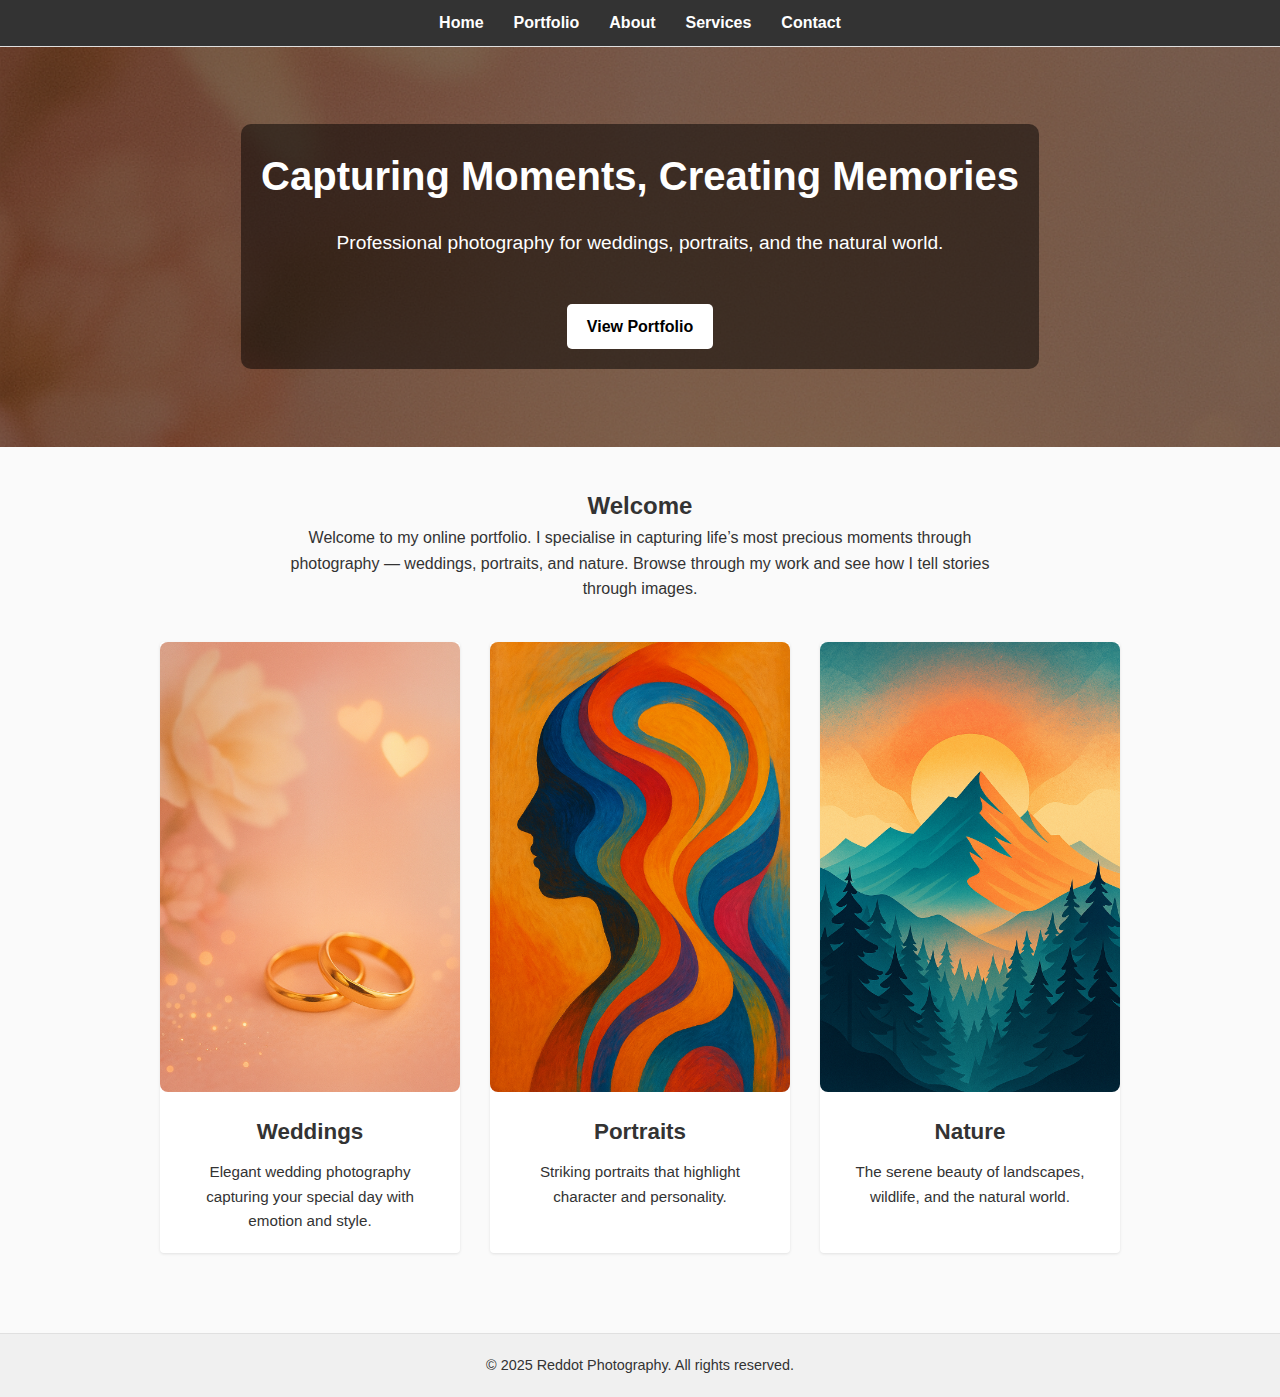
<file: index.html>
<!DOCTYPE html>
<html lang="en">
<head>
  <meta charset="UTF-8" />
  <meta name="viewport" content="width=device-width, initial-scale=1.0" />
  <title>Photography Portfolio</title>
  <link rel="stylesheet" href="css/style.css" />
  <style>
    body {
      margin: 0;
      font-family: Arial, sans-serif;
    }

    nav {
      background: #333;
      padding: 10px;
    }

    nav ul {
      margin: 0;
      padding: 0;
      list-style: none;
      display: flex;
      justify-content: center;
    }

    nav ul li {
      margin: 0 15px;
    }

    nav ul li a {
      color: white;
      text-decoration: none;
      font-weight: bold;
    }

    .hero {
      background-size: cover;
      background-position: center;
      height: 400px;
      display: flex;
      align-items: center;
      justify-content: center;
      color: white;
      text-align: center;
    }

    .hero-content {
      background: rgba(0, 0, 0, 0.5);
      padding: 20px;
      border-radius: 10px;
    }

    .btn {
      display: inline-block;
      margin-top: 15px;
      padding: 10px 20px;
      background: #fff;
      color: #000;
      text-decoration: none;
      font-weight: bold;
      border-radius: 5px;
    }

    .container {
      padding: 40px 20px;
      max-width: 1000px;
      margin: auto;
    }

    .features {
      display: flex;
      flex-wrap: wrap;
      justify-content: space-around;
      gap: 30px;
      margin-top: 40px;
    }

    .feature {
      flex: 1;
      max-width: 300px;
      text-align: center;
    }

    .feature img {
      width: 100%;
      height: auto;
      border-radius: 8px;
    }

    footer {
      text-align: center;
      padding: 20px;
      background: #f0f0f0;
      margin-top: 40px;
    }
  </style>
</head>
<body>

  <!-- Navigation -->
  <nav>
    <ul>
      <li><a href="index.html">Home</a></li>
      <li><a href="portfolio.html">Portfolio</a></li>
      <li><a href="about.html">About</a></li>
      <li><a href="services.html">Services</a></li>
      <li><a href="contact.html">Contact</a></li>
    </ul>
  </nav>

  <!-- Hero Section -->
  <header class="hero" style="background-image: url('images/wedding1.png');">
    <div class="hero-content">
      <h1>Capturing Moments, Creating Memories</h1>
      <p>Professional photography for weddings, portraits, and the natural world.</p>
      <a href="portfolio.html" class="btn">View Portfolio</a>
    </div>
  </header>

  <!-- Main Content -->
  <main class="container">
    <section>
      <h2 style="text-align:center;">Welcome</h2>
      <p style="text-align:center; max-width:700px; margin:0 auto;">
        Welcome to my online portfolio. I specialise in capturing life’s most precious moments through photography — weddings, portraits, and nature. Browse through my work and see how I tell stories through images.
      </p>
    </section>

    <!-- Feature Categories -->
    <section class="features">
      <div class="feature">
        <img src="images/wedding1.png" alt="Wedding photography" />
        <h3>Weddings</h3>
        <p>Elegant wedding photography capturing your special day with emotion and style.</p>
      </div>
      <div class="feature">
        <img src="images/portrait1.png" alt="Portrait photography" />
        <h3>Portraits</h3>
        <p>Striking portraits that highlight character and personality.</p>
      </div>
      <div class="feature">
        <img src="images/nature1.png" alt="Nature photography" />
        <h3>Nature</h3>
        <p>The serene beauty of landscapes, wildlife, and the natural world.</p>
      </div>
    </section>
  </main>

  <!-- Footer -->
  <footer>
    © 2025 Reddot Photography. All rights reserved.
  </footer>

</body>
</html>
</file>
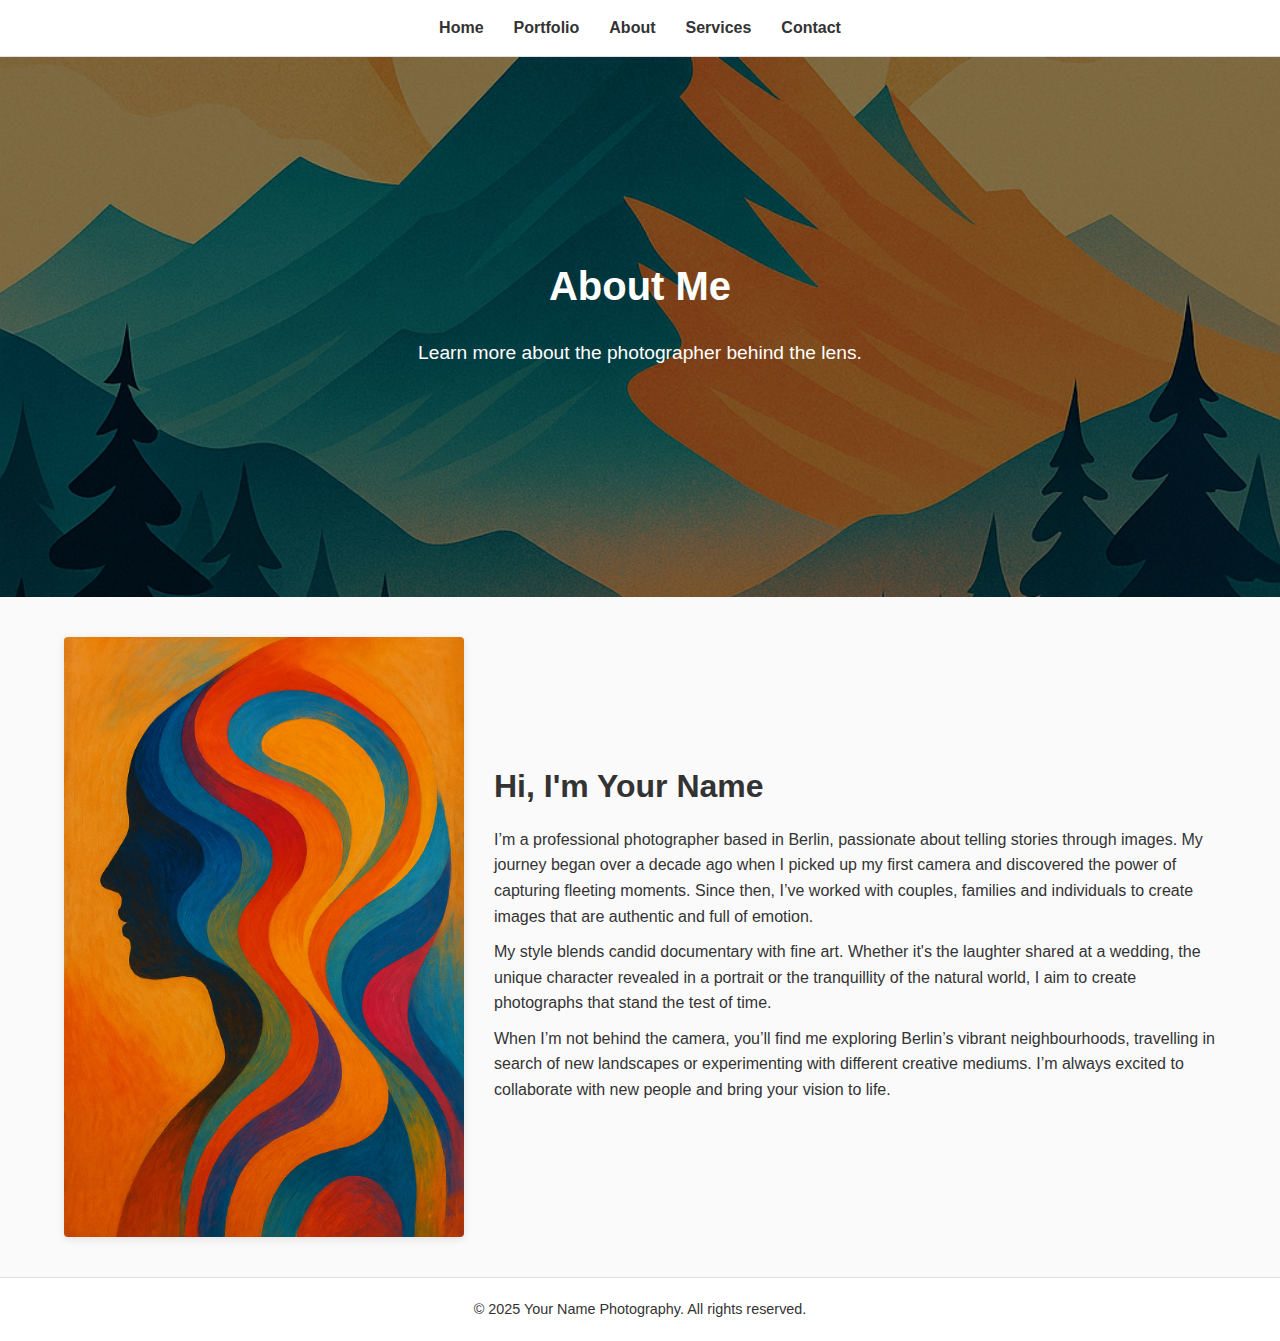
<file: about.html>
<!DOCTYPE html>
<html lang="en">
<head>
  <meta charset="UTF-8">
  <meta name="viewport" content="width=device-width, initial-scale=1.0">
  <title>About – Your Photography</title>
  <link rel="stylesheet" href="css/style.css">
</head>
<body>
  <!-- Navigation -->
  <nav>
    <ul>
      <li><a href="index.html">Home</a></li>
      <li><a href="portfolio.html">Portfolio</a></li>
      <li><a href="about.html">About</a></li>
      <li><a href="services.html">Services</a></li>
      <li><a href="contact.html">Contact</a></li>
    </ul>
  </nav>

  <!-- Hero Section -->
  <header class="hero" style="background-image: url('images/nature1.png');">
    <div class="hero-content">
      <h1>About Me</h1>
      <p>Learn more about the photographer behind the lens.</p>
    </div>
  </header>

  <main class="container">
    <div class="about">
      <img src="images/portrait1.png" alt="Portrait of the photographer">
      <div class="about-text">
        <h2>Hi, I'm Your Name</h2>
        <p>
          I’m a professional photographer based in Berlin, passionate about telling stories through images. My journey began over a decade ago when I picked up my first camera and discovered the power of capturing fleeting moments. Since then, I’ve worked with couples, families and individuals to create images that are authentic and full of emotion.
        </p>
        <p>
          My style blends candid documentary with fine art. Whether it's the laughter shared at a wedding, the unique character revealed in a portrait or the tranquillity of the natural world, I aim to create photographs that stand the test of time.
        </p>
        <p>
          When I’m not behind the camera, you’ll find me exploring Berlin’s vibrant neighbourhoods, travelling in search of new landscapes or experimenting with different creative mediums. I’m always excited to collaborate with new people and bring your vision to life.
        </p>
      </div>
    </div>
  </main>

  <footer>
    © 2025 Your Name Photography. All rights reserved.
  </footer>

</body>
</html>
</file>
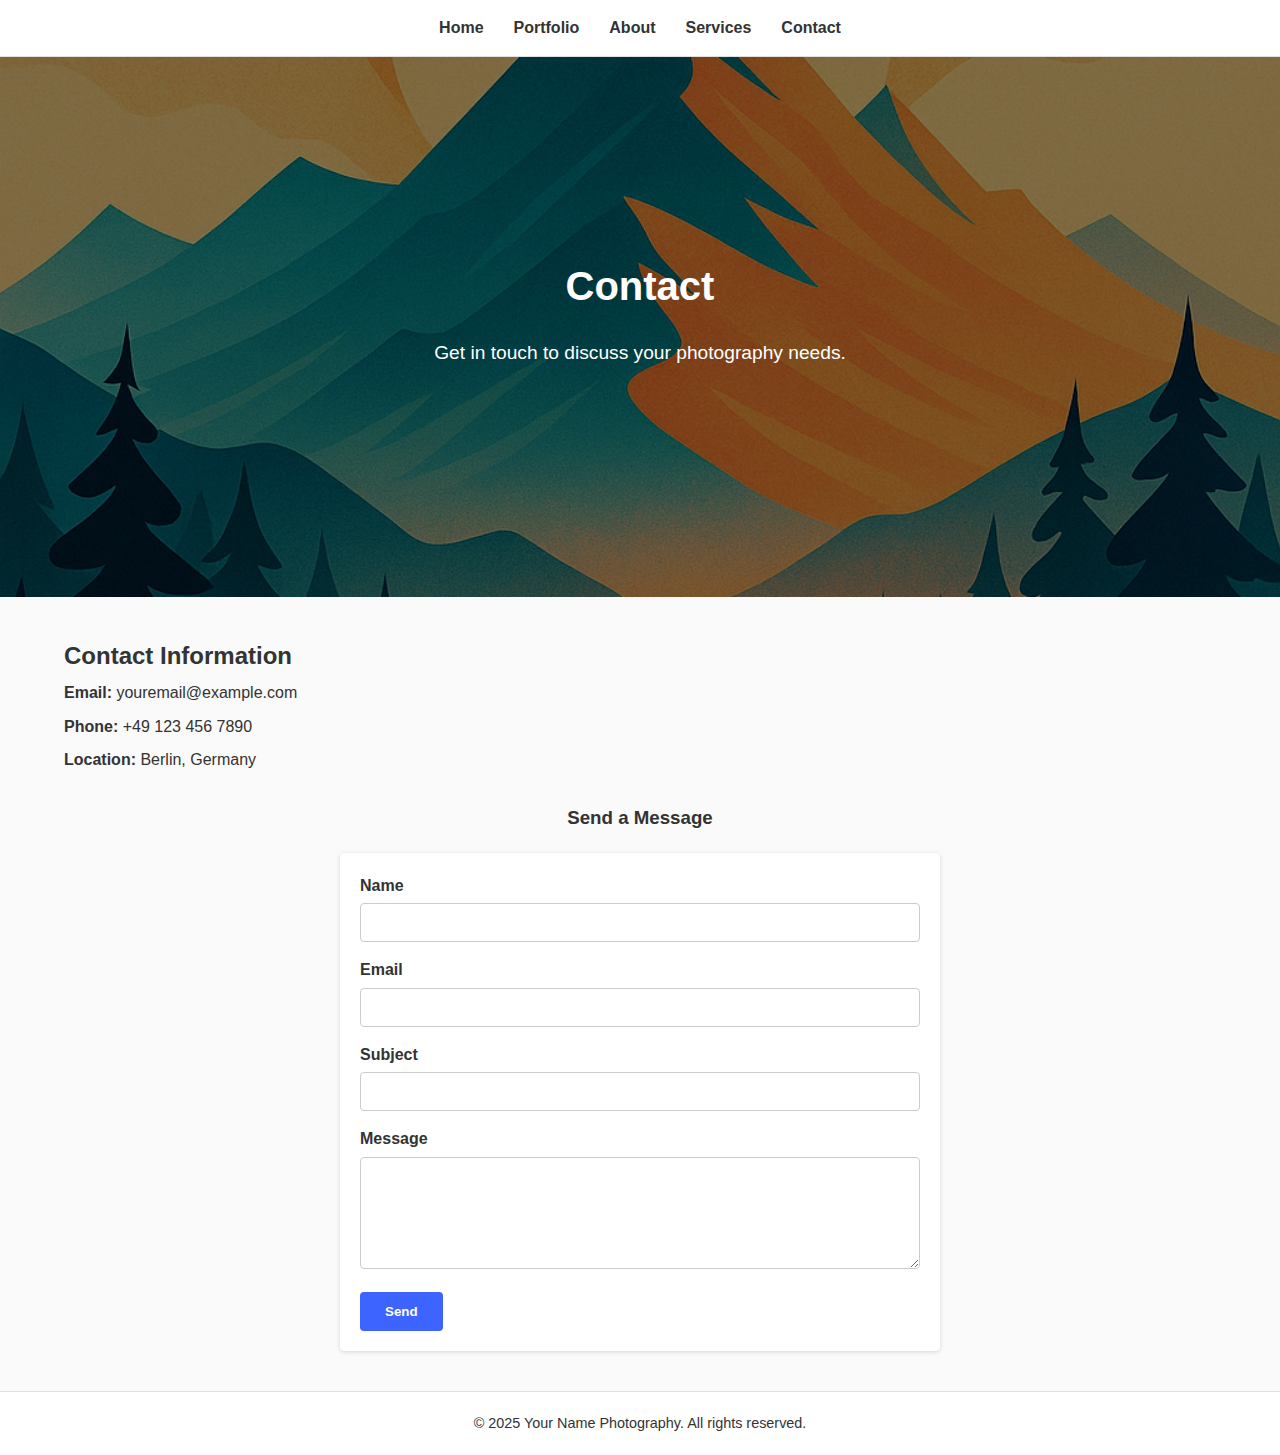
<file: contact.html>
<!DOCTYPE html>
<html lang="en">
<head>
  <meta charset="UTF-8">
  <meta name="viewport" content="width=device-width, initial-scale=1.0">
  <title>Contact – Your Photography</title>
  <link rel="stylesheet" href="css/style.css">
</head>
<body>
  <!-- Navigation -->
  <nav>
    <ul>
      <li><a href="index.html">Home</a></li>
      <li><a href="portfolio.html">Portfolio</a></li>
      <li><a href="about.html">About</a></li>
      <li><a href="services.html">Services</a></li>
      <li><a href="contact.html">Contact</a></li>
    </ul>
  </nav>

  <!-- Hero Section -->
  <header class="hero" style="background-image: url('images/nature2.png');">
    <div class="hero-content">
      <h1>Contact</h1>
      <p>Get in touch to discuss your photography needs.</p>
    </div>
  </header>

  <main class="container">
    <section class="contact-info">
      <h3>Contact Information</h3>
      <p><strong>Email:</strong> youremail@example.com</p>
      <p><strong>Phone:</strong> +49 123 456 7890</p>
      <p><strong>Location:</strong> Berlin, Germany</p>
    </section>

    <section>
      <h3 style="text-align:center; margin-bottom:20px;">Send a Message</h3>
      <form class="contact-form" action="mailto:youremail@example.com" method="post" enctype="text/plain">
        <label for="name">Name</label>
        <input type="text" id="name" name="name" required>

        <label for="email">Email</label>
        <input type="email" id="email" name="email" required>

        <label for="subject">Subject</label>
        <input type="text" id="subject" name="subject">

        <label for="message">Message</label>
        <textarea id="message" name="message" rows="5" required></textarea>

        <button type="submit">Send</button>
      </form>
    </section>
  </main>

  <footer>
    © 2025 Your Name Photography. All rights reserved.
  </footer>

</body>
</html>
</file>
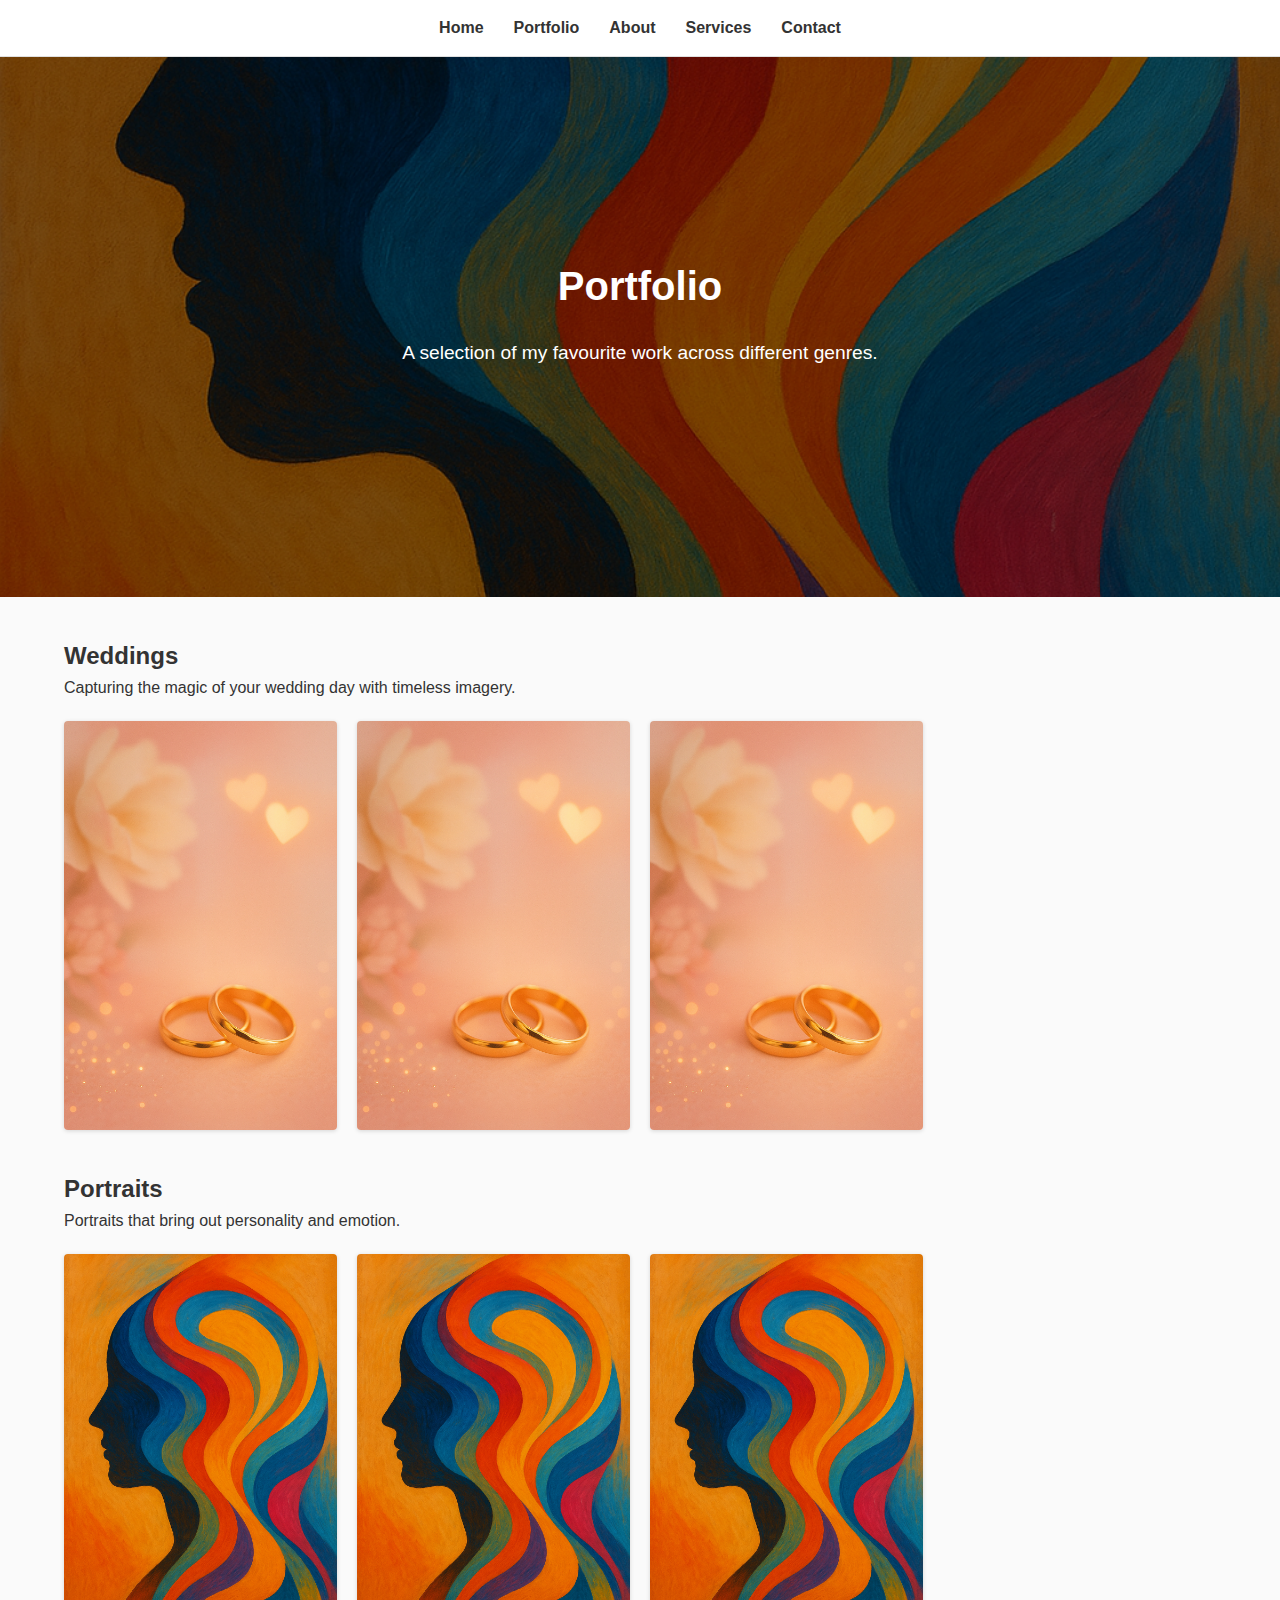
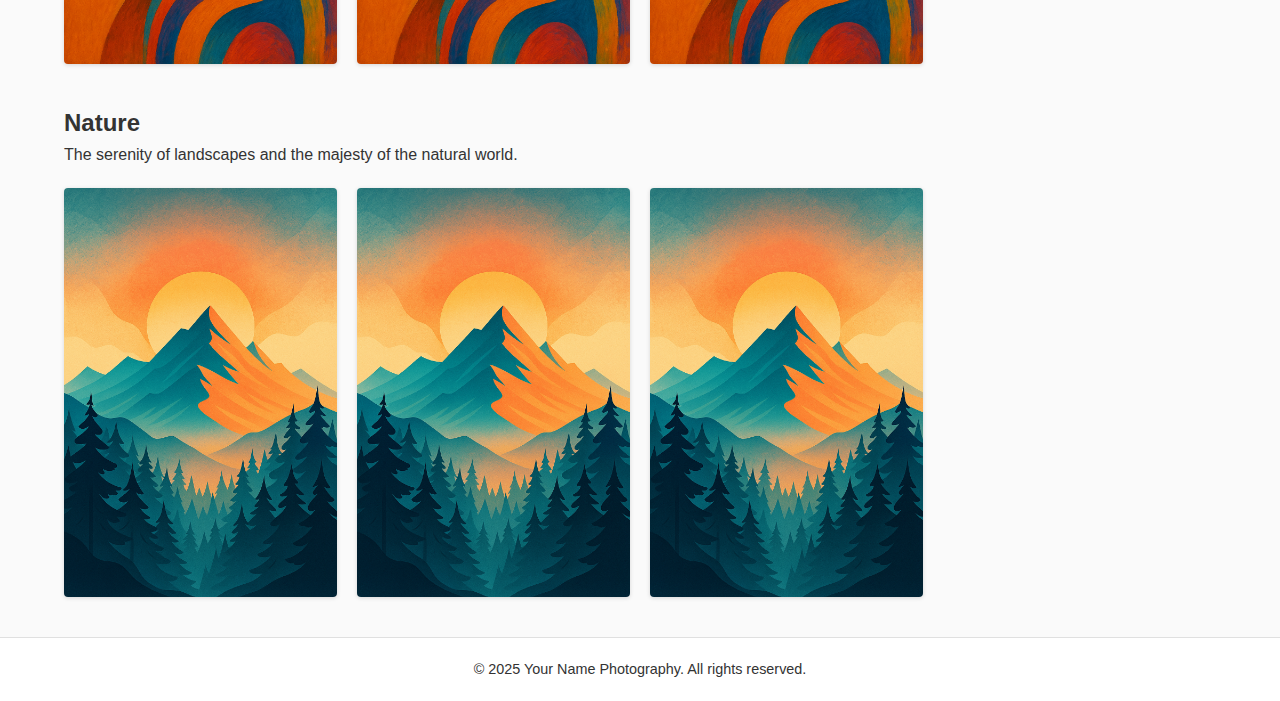
<file: portfolio.html>
<!DOCTYPE html>
<html lang="en">
<head>
  <meta charset="UTF-8">
  <meta name="viewport" content="width=device-width, initial-scale=1.0">
  <title>Portfolio – Your Photography</title>
  <link rel="stylesheet" href="css/style.css">
</head>
<body>
  <!-- Navigation -->
  <nav>
    <ul>
      <li><a href="index.html">Home</a></li>
      <li><a href="portfolio.html">Portfolio</a></li>
      <li><a href="about.html">About</a></li>
      <li><a href="services.html">Services</a></li>
      <li><a href="contact.html">Contact</a></li>
    </ul>
  </nav>

  <!-- Hero Section -->
  <header class="hero" style="background-image: url('images/portrait1.png');">
    <div class="hero-content">
      <h1>Portfolio</h1>
      <p>A selection of my favourite work across different genres.</p>
    </div>
  </header>

  <main class="container">
    <!-- Weddings -->
    <section>
      <h2>Weddings</h2>
      <p>Capturing the magic of your wedding day with timeless imagery.</p>
      <div class="gallery">
        <img src="images/wedding1.png" alt="Wedding photograph 1">
        <img src="images/wedding2.png" alt="Wedding photograph 2">
        <img src="images/wedding3.png" alt="Wedding photograph 3">
      </div>
    </section>

    <!-- Portraits -->
    <section style="margin-top:40px;">
      <h2>Portraits</h2>
      <p>Portraits that bring out personality and emotion.</p>
      <div class="gallery">
        <img src="images/portrait1.png" alt="Portrait photograph 1">
        <img src="images/portrait2.png" alt="Portrait photograph 2">
        <img src="images/portrait3.png" alt="Portrait photograph 3">
      </div>
    </section>

    <!-- Nature -->
    <section style="margin-top:40px;">
      <h2>Nature</h2>
      <p>The serenity of landscapes and the majesty of the natural world.</p>
      <div class="gallery">
        <img src="images/nature1.png" alt="Nature photograph 1">
        <img src="images/nature2.png" alt="Nature photograph 2">
        <img src="images/nature3.png" alt="Nature photograph 3">
      </div>
    </section>
  </main>

  <footer>
    © 2025 Your Name Photography. All rights reserved.
  </footer>

</body>
</html>
</file>
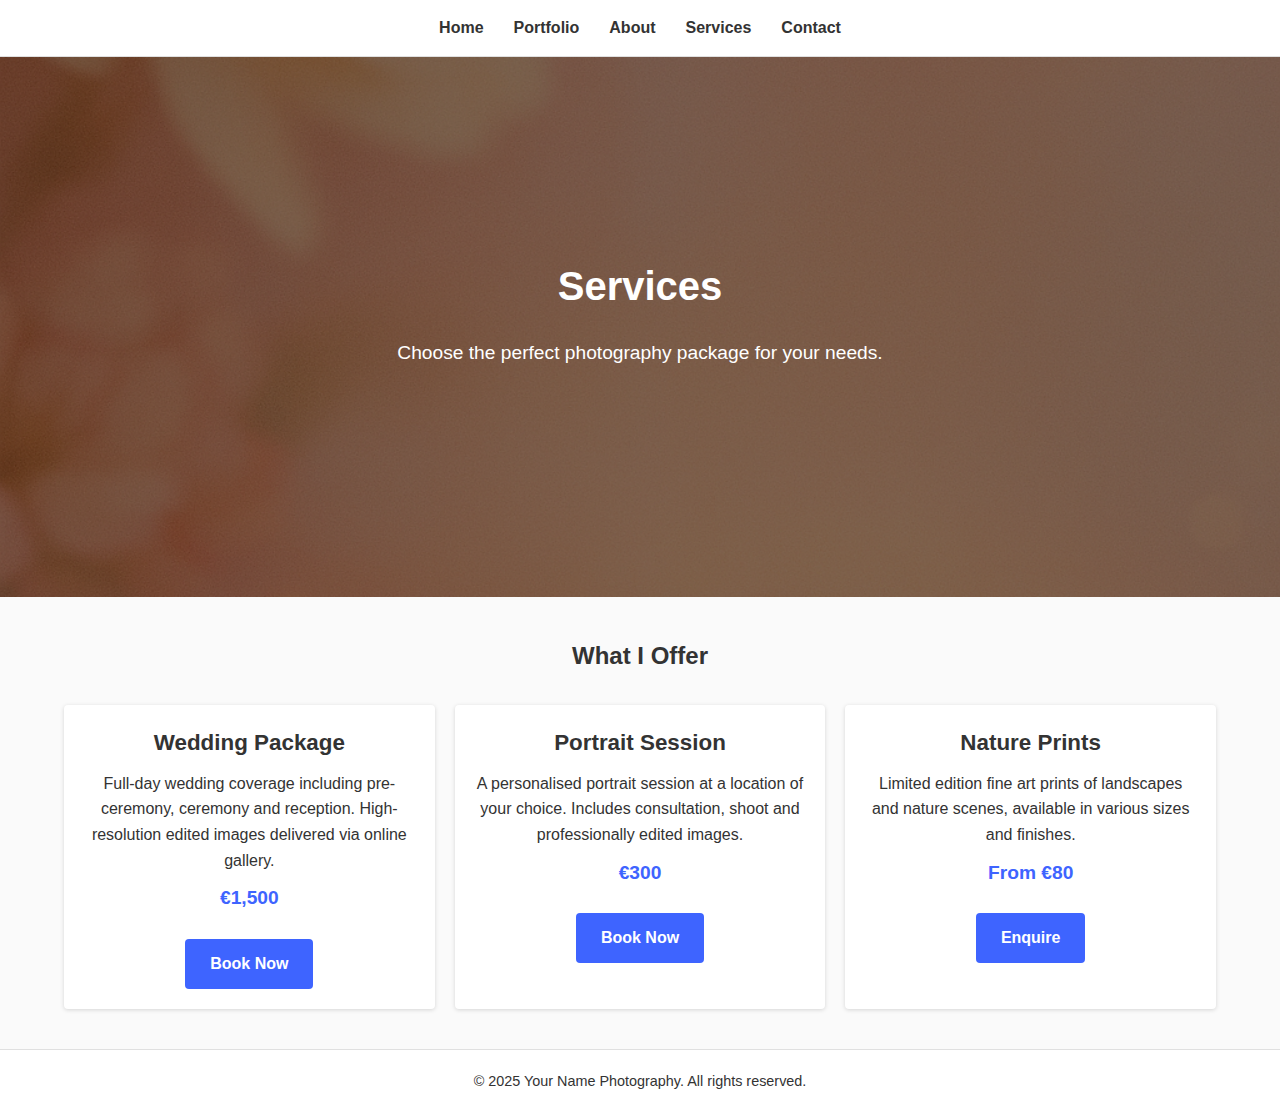
<file: services.html>
<!DOCTYPE html>
<html lang="en">
<head>
  <meta charset="UTF-8">
  <meta name="viewport" content="width=device-width, initial-scale=1.0">
  <title>Services – Your Photography</title>
  <link rel="stylesheet" href="css/style.css">
</head>
<body>
  <!-- Navigation -->
  <nav>
    <ul>
      <li><a href="index.html">Home</a></li>
      <li><a href="portfolio.html">Portfolio</a></li>
      <li><a href="about.html">About</a></li>
      <li><a href="services.html">Services</a></li>
      <li><a href="contact.html">Contact</a></li>
    </ul>
  </nav>

  <!-- Hero Section -->
  <header class="hero" style="background-image: url('images/wedding2.png');">
    <div class="hero-content">
      <h1>Services</h1>
      <p>Choose the perfect photography package for your needs.</p>
    </div>
  </header>

  <main class="container">
    <section>
      <h2 style="text-align:center; margin-bottom:30px;">What I Offer</h2>
      <div class="services">
        <div class="service">
          <h3>Wedding Package</h3>
          <p>Full-day wedding coverage including pre-ceremony, ceremony and reception. High-resolution edited images delivered via online gallery.</p>
          <div class="price">€1,500</div>
          <a href="contact.html" class="btn">Book Now</a>
        </div>
        <div class="service">
          <h3>Portrait Session</h3>
          <p>A personalised portrait session at a location of your choice. Includes consultation, shoot and professionally edited images.</p>
          <div class="price">€300</div>
          <a href="contact.html" class="btn">Book Now</a>
        </div>
        <div class="service">
          <h3>Nature Prints</h3>
          <p>Limited edition fine art prints of landscapes and nature scenes, available in various sizes and finishes.</p>
          <div class="price">From €80</div>
          <a href="contact.html" class="btn">Enquire</a>
        </div>
      </div>
    </section>
  </main>

  <footer>
    © 2025 Your Name Photography. All rights reserved.
  </footer>

</body>
</html>
</file>
<file: css/style.css>
/* === Global Reset === */
* {
  box-sizing: border-box;
  margin: 0;
  padding: 0;
}

body {
  font-family: "Segoe UI", Tahoma, Geneva, Verdana, sans-serif;
  line-height: 1.6;
  color: #333;
  background-color: #fafafa;
  max-width: 100%;
  overflow-x: hidden;
}

a {
  text-decoration: none;
  color: inherit;
}

/* === Navigation === */
nav {
  background-color: #fff;
  border-bottom: 1px solid #e0e0e0;
  position: sticky;
  top: 0;
  z-index: 1000;
}
nav ul {
  display: flex;
  justify-content: center;
  align-items: center;
  flex-wrap: wrap;
  list-style: none;
  padding: 15px 0;
}
nav li {
  margin: 0 15px;
}
nav a {
  font-weight: 600;
  color: #333;
  transition: color 0.3s ease;
}
nav a:hover {
  color: #3e64ff;
}

/* === Container === */
.container {
  width: 90%;
  max-width: 1200px;
  margin: 0 auto;
  padding: 40px 0;
}

/* === Hero Section === */
.hero {
  position: relative;
  height: 60vh;
  background-size: cover;
  background-position: center;
  display: flex;
  align-items: center;
  justify-content: center;
  color: #fff;
}
.hero::after {
  content: "";
  position: absolute;
  top: 0; left: 0;
  width: 100%; height: 100%;
  background: rgba(0, 0, 0, 0.5);
  z-index: 0;
}
.hero-content {
  position: relative;
  z-index: 1;
  text-align: center;
  padding: 0 20px;
}
.hero-content h1 {
  font-size: 2.5rem;
  margin-bottom: 20px;
}
.hero-content p {
  font-size: 1.2rem;
  margin-bottom: 30px;
}
.btn {
  display: inline-block;
  padding: 12px 25px;
  background-color: #3e64ff;
  color: #fff;
  border-radius: 4px;
  font-weight: 600;
  transition: background-color 0.3s ease;
}
.btn:hover {
  background-color: #2b4dcc;
}

/* === Feature Section === */
.features {
  display: flex;
  flex-wrap: wrap;
  justify-content: space-between;
  gap: 20px;
  margin-top: 40px;
}
.feature {
  flex: 1 1 30%;
  min-width: 280px;
  background: #fff;
  border-radius: 4px;
  box-shadow: 0 1px 3px rgba(0, 0, 0, 0.1);
  text-align: center;
  overflow: hidden;
}
.feature img {
  width: 100%;
  height: 200px;
  object-fit: cover;
}
.feature h3 {
  font-size: 1.4rem;
  margin: 15px 0 10px 0;
}
.feature p {
  padding: 0 20px 20px 20px;
  font-size: 0.95rem;
}

/* === Gallery === */
.gallery {
  display: grid;
  grid-template-columns: repeat(auto-fill, minmax(250px, 1fr));
  gap: 20px;
  margin-top: 20px;
}
.gallery img {
  width: 100%;
  border-radius: 4px;
  object-fit: cover;
  box-shadow: 0 1px 4px rgba(0, 0, 0, 0.15);
}

/* === About === */
.about {
  display: flex;
  flex-wrap: wrap;
  align-items: center;
  gap: 30px;
}
.about img {
  flex: 1 1 40%;
  max-width: 400px;
  border-radius: 4px;
  box-shadow: 0 2px 8px rgba(0, 0, 0, 0.1);
}
.about-text {
  flex: 1 1 50%;
}
.about-text h2 {
  font-size: 2rem;
  margin-bottom: 15px;
}
.about-text p {
  font-size: 1rem;
  margin-bottom: 10px;
}

/* === Services === */
.services {
  display: grid;
  grid-template-columns: repeat(auto-fit, minmax(250px, 1fr));
  gap: 20px;
}
.service {
  background: #fff;
  border-radius: 4px;
  padding: 20px;
  box-shadow: 0 1px 4px rgba(0, 0, 0, 0.15);
  text-align: center;
}
.service h3 {
  font-size: 1.4rem;
  margin-bottom: 10px;
}
.service p {
  font-size: 1rem;
  margin-bottom: 10px;
}
.service .price {
  font-size: 1.2rem;
  font-weight: 700;
  color: #3e64ff;
  margin-bottom: 15px;
}
.service .btn {
  margin-top: 10px;
}

/* === Contact Page === */
.contact-info {
  margin-bottom: 30px;
}
.contact-info h3 {
  font-size: 1.5rem;
  margin-bottom: 5px;
}
.contact-info p {
  font-size: 1rem;
  margin-bottom: 8px;
}
.contact-form {
  max-width: 600px;
  margin: 0 auto;
  background: #fff;
  padding: 20px;
  border-radius: 4px;
  box-shadow: 0 1px 4px rgba(0, 0, 0, 0.15);
}
.contact-form label {
  display: block;
  margin-bottom: 5px;
  font-weight: 600;
}
.contact-form input,
.contact-form textarea {
  width: 100%;
  padding: 10px;
  margin-bottom: 15px;
  border: 1px solid #ccc;
  border-radius: 4px;
  font-size: 0.95rem;
}
.contact-form button {
  padding: 12px 25px;
  background-color: #3e64ff;
  color: #fff;
  border: none;
  border-radius: 4px;
  font-weight: 600;
  cursor: pointer;
  transition: background-color 0.3s ease;
}
.contact-form button:hover {
  background-color: #2b4dcc;
}

/* === Footer === */
footer {
  background-color: #fff;
  border-top: 1px solid #e0e0e0;
  padding: 20px 0;
  text-align: center;
  font-size: 0.9rem;
}

/* === Media Queries === */
@media (max-width: 768px) {
  .hero-content h1 {
    font-size: 2rem;
  }

  nav ul {
    flex-direction: column;
  }

  .features {
    flex-direction: column;
    align-items: center;
  }

  .feature {
    width: 90%;
  }

  .about {
    flex-direction: column;
    text-align: center;
  }

  .about img {
    margin: 0 auto;
  }

  .hero {
    height: 50vh;
  }
}

@media (max-width: 480px) {
  .hero-content h1 {
    font-size: 1.5rem;
  }

  .hero-content p {
    font-size: 1rem;
  }

  .btn {
    padding: 10px 20px;
    font-size: 0.9rem;
  }

  .feature h3 {
    font-size: 1.2rem;
  }

  nav li {
    margin: 10px 0;
  }
}
@media (max-width: 768px) {
  .hero {
    height: 50vh;
    padding: 20px;
  }

  .hero-content h1 {
    font-size: 1.8rem;
  }

  .hero-content p {
    font-size: 1rem;
  }

  .btn {
    font-size: 0.95rem;
    padding: 10px 20px;
  }
}
</file>
